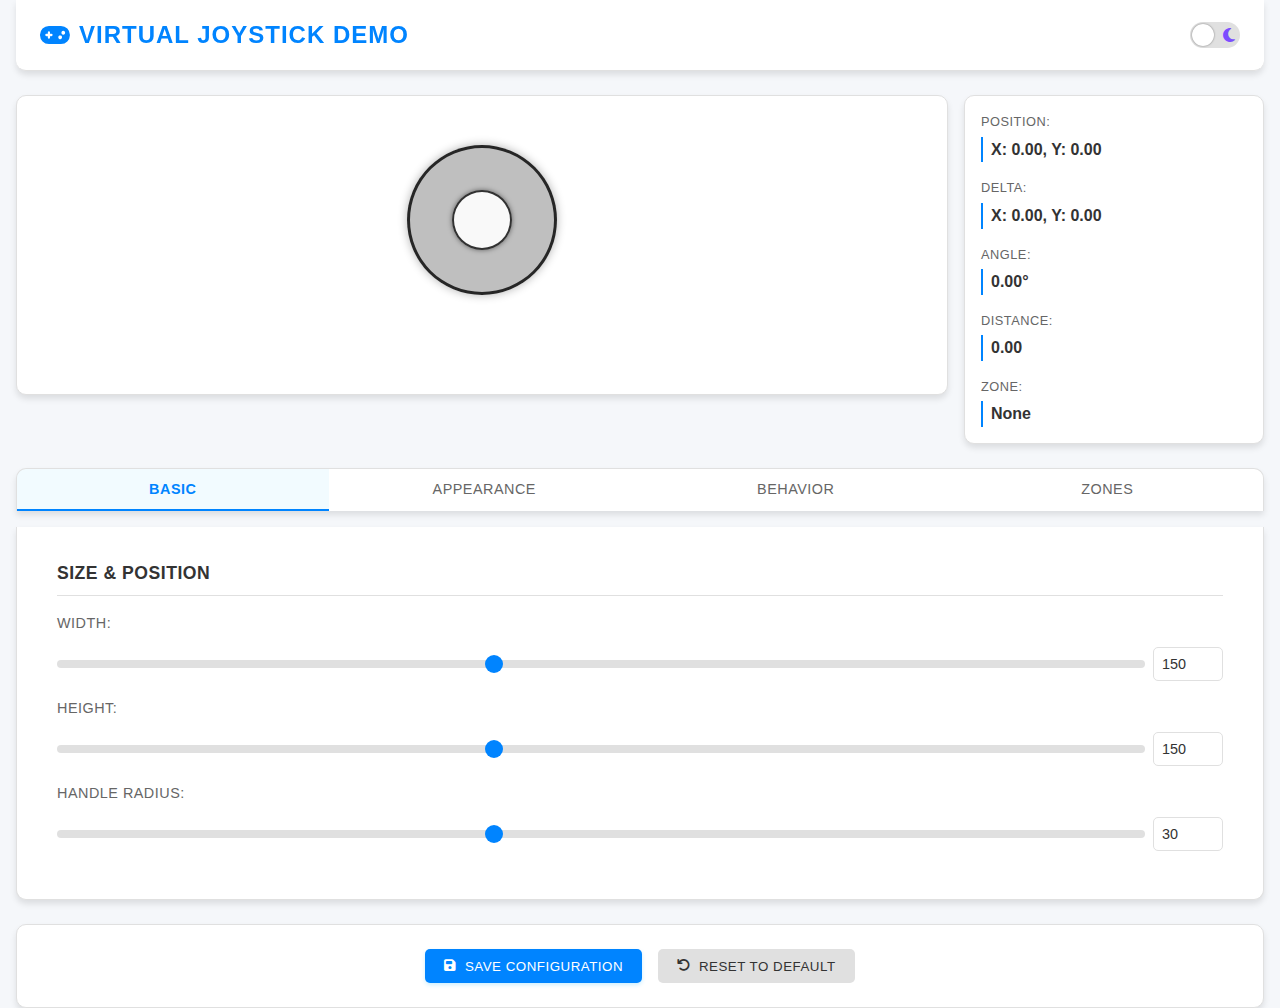
<file: index.html>
<!DOCTYPE html>
<html lang="en">
<head>
    <meta charset="UTF-8">
    <meta name="viewport" content="width=device-width, initial-scale=1.0">
    <title>Virtual Joystick Demo</title>
    <link rel="stylesheet" href="https://cdnjs.cloudflare.com/ajax/libs/font-awesome/6.4.0/css/all.min.css">
    <link rel="stylesheet" href="style.css">
</head>
<body>
    <div class="app-container">
        <header>
            <h1><i class="fas fa-gamepad"></i> Virtual Joystick Demo</h1>
            <div class="theme-toggle">
                <input type="checkbox" id="theme-switch" class="theme-switch">
                <label for="theme-switch" class="theme-label">
                    <i class="fas fa-sun"></i>
                    <i class="fas fa-moon"></i>
                    <div class="ball"></div>
                </label>
            </div>
        </header>

        <main>
            <div class="preview-section">
                <div class="joystick-wrapper">
                    <div id="joystick-container"></div>
                </div>
                <div class="output-display">
                    <div class="output-card">
                        <div class="output-group">
                            <span class="output-label">Position:</span>
                            <span class="output-value">X: <span id="positionX">0.00</span>, Y: <span id="positionY">0.00</span></span>
                        </div>
                        <div class="output-group">
                            <span class="output-label">Delta:</span>
                            <span class="output-value">X: <span id="deltaX">0.00</span>, Y: <span id="deltaY">0.00</span></span>
                        </div>
                        <div class="output-group">
                            <span class="output-label">Angle:</span>
                            <span class="output-value"><span id="angle">0.00</span>°</span>
                        </div>
                        <div class="output-group">
                            <span class="output-label">Distance:</span>
                            <span class="output-value"><span id="distance">0.00</span></span>
                        </div>
                        <div class="output-group">
                            <span class="output-label">Zone:</span>
                            <span class="output-value"><span id="currentZone">None</span></span>
                        </div>
                    </div>
                </div>
            </div>

            <div class="controls-section">
                <div class="controls-tabs">
                    <button class="tab-button active" data-tab="basic">Basic</button>
                    <button class="tab-button" data-tab="appearance">Appearance</button>
                    <button class="tab-button" data-tab="behavior">Behavior</button>
                    <button class="tab-button" data-tab="zones">Zones</button>
                </div>

                <div class="tab-content active" id="basic-tab">
                    <div class="control-card">
                        <h3>Size & Position</h3>
                        <div class="control-group">
                            <label for="width">Width:</label>
                            <div class="slider-container">
                                <input type="range" id="width-slider" min="50" max="300" value="150" class="slider">
                                <input type="number" id="width" value="150" min="50" max="300">
                            </div>
                        </div>
                        <div class="control-group">
                            <label for="height">Height:</label>
                            <div class="slider-container">
                                <input type="range" id="height-slider" min="50" max="300" value="150" class="slider">
                                <input type="number" id="height" value="150" min="50" max="300">
                            </div>
                        </div>
                        <div class="control-group">
                            <label for="handleRadius">Handle Radius:</label>
                            <div class="slider-container">
                                <input type="range" id="handleRadius-slider" min="10" max="60" value="30" class="slider">
                                <input type="number" id="handleRadius" value="30" min="10" max="60">
                            </div>
                        </div>
                    </div>
                </div>

                <div class="tab-content" id="appearance-tab">
                    <div class="control-card">
                        <h3>Colors & Shape</h3>
                        <div class="control-group">
                            <label for="color">Base Color:</label>
                            <div class="color-picker-container">
                                <input type="color" id="color" value="#808080">
                                <input type="text" id="color-text" value="#808080" class="color-text">
                            </div>
                        </div>
                        <div class="control-group">
                            <label for="handleColor">Handle Color:</label>
                            <div class="color-picker-container">
                                <input type="color" id="handleColor" value="#ffffff">
                                <input type="text" id="handleColor-text" value="#ffffff" class="color-text">
                            </div>
                        </div>
                        <div class="control-group">
                            <label for="shape">Shape:</label>
                            <div class="select-container">
                                <select id="shape">
                                    <option value="circle">Circle</option>
                                    <option value="square">Square</option>
                                </select>
                                <i class="fas fa-chevron-down"></i>
                            </div>
                        </div>
                    </div>
                </div>

                <div class="tab-content" id="behavior-tab">
                    <div class="control-card">
                        <h3>Joystick Behavior</h3>
                        <div class="control-group">
                            <label for="sensitivity">Sensitivity:</label>
                            <div class="slider-container">
                                <input type="range" id="sensitivity-slider" min="0.1" max="2" value="1" step="0.1" class="slider">
                                <input type="number" id="sensitivity" value="1" min="0.1" max="2" step="0.1">
                            </div>
                        </div>
                        <div class="control-group">
                            <label for="deadzone">Deadzone:</label>
                            <div class="slider-container">
                                <input type="range" id="deadzone-slider" min="0" max="1" value="0.1" step="0.05" class="slider">
                                <input type="number" id="deadzone" value="0.1" min="0" max="1" step="0.05">
                            </div>
                        </div>
                        <div class="control-group">
                            <label for="mode">Mode:</label>
                            <div class="select-container">
                                <select id="mode">
                                    <option value="dynamic">Dynamic</option>
                                    <option value="static">Static</option>
                                </select>
                                <i class="fas fa-chevron-down"></i>
                            </div>
                        </div>
                        <div class="control-group">
                            <label for="lockAxis">Lock Axis:</label>
                            <div class="select-container">
                                <select id="lockAxis">
                                    <option value="">None</option>
                                    <option value="x">X</option>
                                    <option value="y">Y</option>
                                </select>
                                <i class="fas fa-chevron-down"></i>
                            </div>
                        </div>
                        <div class="control-group checkbox-group">
                            <label for="boundaries">
                                <input type="checkbox" id="boundaries">
                                <span class="custom-checkbox"></span>
                                Enable Boundaries
                            </label>
                        </div>
                        <div class="control-group checkbox-group">
                            <label for="autoCenter">
                                <input type="checkbox" id="autoCenter" checked>
                                <span class="custom-checkbox"></span>
                                Auto Center
                            </label>
                        </div>
                        <div class="control-group checkbox-group">
                            <label for="vibration">
                                <input type="checkbox" id="vibration" checked>
                                <span class="custom-checkbox"></span>
                                Vibration <Feedbac></Feedbac>k
                            </label>
                        </div>
                    </div>
                </div>

                <div class="tab-content" id="zones-tab">
                    <div class="control-card">
                        <h3>Zones Configuration</h3>
                        <button id="addZone" class="btn-primary">
                            <i class="fas fa-plus"></i> Add New Zone
                        </button>
                        <div id="zone-settings" class="zones-container">
                            <!-- Zone settings will be added here -->
                        </div>
                    </div>
                </div>
            </div>
        </main>

        <footer>
            <div class="action-buttons">
                <button id="save-config" class="btn-primary">
                    <i class="fas fa-save"></i> Save Configuration
                </button>
                <button id="reset-config" class="btn-secondary">
                    <i class="fas fa-undo"></i> Reset to Default
                </button>
            </div>
        </footer>
    </div>

    <div id="toast-container" class="toast-container"></div>
    
    <script type="module" src="script.js"></script>
</body>
</html>
</file>
<file: style.css>
:root {
    --bg-color: #f5f7fa;
    --card-bg: #ffffff;
    --text-color: #333333;
    --text-secondary: #666666;
    --border-color: #e0e0e0;
    --primary-color: #0084ff;
    --primary-color-darker: #006bcc;
    --secondary-color: #00e676;
    --accent-color: #7c4dff;
    --error-color: #ff3d00;
    --disabled-color: #bdc3c7;
    --shadow: 0 4px 6px rgba(0, 0, 0, 0.1);
    --input-bg: #ffffff;
    --hover-color: #f0f0f0;
    --transition-duration: 0.2s;
}

[data-theme="dark"] {
    --bg-color: #000000;
    --card-bg: #0a0a0a;
    --text-color: #e0e0e0;
    --text-secondary: #9e9e9e;
    --border-color: #222222;
    --primary-color: #00b0ff;
    --primary-color-darker: #0088cc;
    --secondary-color: #00e676;
    --accent-color: #7c4dff;
    --error-color: #ff3d00;
    --disabled-color: #616161;
    --shadow: 0 4px 8px rgba(0, 0, 0, 0.5);
    --input-bg: #121212;
    --hover-color: #1a1a1a;
}

* {
    margin: 0;
    padding: 0;
    box-sizing: border-box;
}

html, body {
    height: 100%;
    font-family: -apple-system, BlinkMacSystemFont, 'Segoe UI', Roboto, Oxygen, Ubuntu, Cantarell, 'Open Sans', 'Helvetica Neue', sans-serif;
    background-color: var(--bg-color);
    color: var(--text-color);
    transition: background-color var(--transition-duration), color var(--transition-duration);
}

body {
    line-height: 1.6;
}

.app-container {
    display: flex;
    flex-direction: column;
    min-height: 100vh;
    width: 100%;
    max-width: 1400px;
    margin: 0 auto;
    padding: 0 1rem;
}

header {
    background-color: var(--card-bg);
    padding: 1rem 1.5rem;
    box-shadow: var(--shadow);
    display: flex;
    justify-content: space-between;
    align-items: center;
    position: sticky;
    top: 0;
    z-index: 100;
    margin-bottom: 1.5rem;
    border-bottom: 1px solid var(--border-color);
    border-radius: 0 0 10px 10px;
}

header h1 {
    font-size: 1.5rem;
    font-weight: 600;
    color: var(--primary-color);
    display: flex;
    align-items: center;
    gap: 0.5rem;
    text-transform: uppercase;
    letter-spacing: 1px;
}

.theme-toggle {
    display: flex;
    align-items: center;
}

.theme-switch {
    opacity: 0;
    position: absolute;
}

.theme-label {
    display: flex;
    align-items: center;
    justify-content: space-between;
    cursor: pointer;
    width: 50px;
    height: 26px;
    background-color: var(--border-color);
    border-radius: 100px;
    position: relative;
    padding: 5px;
}

.theme-label .ball {
    position: absolute;
    width: 22px;
    height: 22px;
    background-color: var(--card-bg);
    border-radius: 50%;
    transition: transform var(--transition-duration);
    left: 2px;
    box-shadow: 0 0 2px rgba(0, 0, 0, 0.5);
}

.theme-switch:checked + .theme-label .ball {
    transform: translateX(24px);
}

.fa-sun {
    color: #ffab40;
}

.fa-moon {
    color: #7c4dff;
}

main {
    flex: 1;
    display: flex;
    flex-direction: column;
    gap: 1.5rem;
    width: 100%;
}

.preview-section {
    display: flex;
    flex-direction: column;
    gap: 1rem;
}

.joystick-wrapper {
    background-color: var(--card-bg);
    border-radius: 10px;
    box-shadow: var(--shadow);
    display: flex;
    justify-content: center;
    align-items: center;
    min-height: 200px;
    padding: 1rem;
    border: 1px solid var(--border-color);
}

#joystick-container {
    position: relative;
    width: 100%;
    max-width: 300px;
    height: auto;
    aspect-ratio: 1 / 1;
    min-height: 200px;
}

.output-display {
    background-color: var(--card-bg);
    border-radius: 10px;
    padding: 1rem;
    box-shadow: var(--shadow);
    width: 100%;
    border: 1px solid var(--border-color);
}

.output-card {
    display: grid;
    grid-template-columns: repeat(auto-fit, minmax(140px, 1fr));
    gap: 1rem;
}

.output-group {
    display: flex;
    flex-direction: column;
    gap: 0.25rem;
}

.output-label {
    font-size: 0.8rem;
    color: var(--text-secondary);
    font-weight: 500;
    text-transform: uppercase;
    letter-spacing: 0.5px;
}

.output-value {
    font-size: 1rem;
    font-weight: 600;
    color: var(--text-color);
    word-break: break-word;
    border-left: 2px solid var(--primary-color);
    padding-left: 0.5rem;
}

.controls-section {
    display: flex;
    flex-direction: column;
    gap: 1rem;
}

.controls-tabs {
    display: flex;
    background-color: var(--card-bg);
    border-radius: 10px 10px 0 0;
    overflow: hidden;
    box-shadow: var(--shadow);
    border: 1px solid var(--border-color);
    border-bottom: none;
}

.tab-button {
    flex: 1;
    padding: 0.75rem 1rem;
    background-color: transparent;
    border: none;
    color: var(--text-secondary);
    font-weight: 500;
    cursor: pointer;
    transition: color var(--transition-duration), border-bottom-color var(--transition-duration), background-color var(--transition-duration);
    border-bottom: 2px solid transparent;
    text-align: center;
    text-transform: uppercase;
    letter-spacing: 0.5px;
    font-size: 0.9rem;
}

.tab-button:hover {
    background-color: var(--hover-color);
    color: var(--primary-color-darker);
}

.tab-button.active {
    color: var(--primary-color);
    border-bottom-color: var(--primary-color);
    font-weight: 700;
    background-color: rgba(0, 176, 255, 0.05);
}

.tab-content {
    display: none;
    background-color: var(--card-bg);
    border-radius: 0 0 10px 10px;
    box-shadow: var(--shadow);
    padding: 1rem;
    border: 1px solid var(--border-color);
    border-top: none;
}

.tab-content.active {
    display: block;
}

.control-card {
    padding: 1rem 1.5rem;
    border-radius: 8px;
}

.control-card h3 {
    margin-bottom: 1rem;
    font-size: 1.1rem;
    color: var(--text-color);
    border-bottom: 1px solid var(--border-color);
    padding-bottom: 0.5rem;
    text-transform: uppercase;
    letter-spacing: 0.5px;
}

.control-group {
    display: flex;
    flex-direction: column;
    gap: 0.5rem;
    margin-bottom: 1rem;
}

.control-group label {
    font-size: 0.9rem;
    color: var(--text-secondary);
    margin-bottom: 0.25rem;
    display: block;
    text-transform: uppercase;
    letter-spacing: 0.5px;
}

.slider-container {
    display: flex;
    gap: 0.5rem;
    align-items: center;
}

.slider {
    flex: 1;
    appearance: none;
    height: 8px;
    background-color: var(--border-color);
    border-radius: 4px;
    outline: none;
    transition: background-color var(--transition-duration);
}

.slider:hover {
    background-color: var(--text-secondary);
}

.slider::-webkit-slider-thumb {
    appearance: none;
    width: 18px;
    height: 18px;
    border-radius: 50%;
    background-color: var(--primary-color);
    cursor: pointer;
    transition: background-color var(--transition-duration), transform var(--transition-duration);
}

.slider::-webkit-slider-thumb:hover,
.slider::-webkit-slider-thumb:active {
    background-color: var(--primary-color-darker);
    transform: scale(1.1);
}

.slider::-moz-range-thumb {
    width: 18px;
    height: 18px;
    border-radius: 50%;
    background-color: var(--primary-color);
    cursor: pointer;
    border: none;
    transition: background-color var(--transition-duration), transform var(--transition-duration);
}

.slider::-moz-range-thumb:hover,
.slider::-moz-range-thumb:active {
    background-color: var(--primary-color-darker);
    transform: scale(1.1);
}

input[type="number"] {
    width: 70px;
    padding: 0.5rem;
    border: 1px solid var(--border-color);
    border-radius: 5px;
    background-color: var(--input-bg);
    color: var(--text-color);
    font-size: 0.9rem;
    transition: border-color var(--transition-duration), box-shadow var(--transition-duration);
}

input[type="number"]:focus {
    border-color: var(--primary-color);
    box-shadow: 0 0 0 2px rgba(0, 176, 255, 0.2);
    outline: none;
}

.color-picker-container {
    display: flex;
    gap: 0.5rem;
    align-items: center;
}

input[type="color"] {
    -webkit-appearance: none;
    -moz-appearance: none;
    appearance: none;
    width: 40px;
    height: 40px;
    border: 1px solid var(--border-color);
    border-radius: 5px;
    background-color: var(--input-bg);
    cursor: pointer;
    padding: 2px;
    transition: border-color var(--transition-duration), box-shadow var(--transition-duration);
}

input[type="color"]::-webkit-color-swatch-wrapper {
    padding: 0;
}
input[type="color"]::-webkit-color-swatch {
    border: none;
    border-radius: 4px;
}
input[type="color"]::-moz-color-swatch-wrapper {
    padding: 0;
}
input[type="color"]::-moz-color-swatch {
    border: none;
    border-radius: 4px;
}

input[type="color"]:focus {
    border-color: var(--primary-color);
    box-shadow: 0 0 0 2px rgba(0, 176, 255, 0.2);
    outline: none;
}

.color-text {
    flex: 1;
    padding: 0.5rem;
    border: 1px solid var(--border-color);
    border-radius: 5px;
    background-color: var(--input-bg);
    color: var(--text-color);
    font-size: 0.9rem;
    transition: border-color var(--transition-duration), box-shadow var(--transition-duration);
}

.color-text:focus {
    border-color: var(--primary-color);
    box-shadow: 0 0 0 2px rgba(0, 176, 255, 0.2);
    outline: none;
}

.select-container {
    position: relative;
}

select {
    width: 100%;
    padding: 0.5rem;
    border: 1px solid var(--border-color);
    border-radius: 5px;
    background-color: var(--input-bg);
    color: var(--text-color);
    font-size: 0.9rem;
    appearance: none;
    padding-right: 2rem;
    cursor: pointer;
    transition: border-color var(--transition-duration), box-shadow var(--transition-duration);
}

select:focus {
    border-color: var(--primary-color);
    box-shadow: 0 0 0 2px rgba(0, 176, 255, 0.2);
    outline: none;
}

.select-container i {
    position: absolute;
    right: 0.75rem;
    top: 50%;
    transform: translateY(-50%);
    pointer-events: none;
    color: var(--text-secondary);
}

.checkbox-group {
    flex-direction: row;
    align-items: center;
    gap: 0.5rem;
    margin-bottom: 0.75rem;
}

.checkbox-group label {
    display: flex;
    align-items: center;
    gap: 0.5rem;
    cursor: pointer;
    color: var(--text-color);
    font-size: 0.9rem;
}

input[type="checkbox"] {
    opacity: 0;
    position: absolute;
}

.custom-checkbox {
    width: 18px;
    height: 18px;
    border: 1px solid var(--border-color);
    border-radius: 3px;
    display: inline-block;
    position: relative;
    background-color: var(--input-bg);
    transition: border-color var(--transition-duration), background-color var(--transition-duration);
}

.custom-checkbox:hover {
    border-color: var(--text-secondary);
}

input[type="checkbox"]:focus + .custom-checkbox {
    border-color: var(--primary-color);
    box-shadow: 0 0 0 2px rgba(0, 176, 255, 0.2);
}

input[type="checkbox"]:checked + .custom-checkbox {
    background-color: var(--primary-color);
    border-color: var(--primary-color);
}

input[type="checkbox"]:checked + .custom-checkbox::after {
    content: '\f00c';
    font-family: 'Font Awesome 5 Free';
    font-weight: 900;
    position: absolute;
    top: 50%;
    left: 50%;
    transform: translate(-50%, -50%);
    color: white;
    font-size: 0.8rem;
}

.zones-container {
    margin-top: 1rem;
    display: flex;
    flex-direction: column;
    gap: 0.75rem;
}

.zone-setting {
    background-color: var(--card-bg);
    border-radius: 8px;
    padding: 1rem;
    border: 1px solid var(--border-color);
    transition: border-color var(--transition-duration), box-shadow var(--transition-duration);
}

.zone-setting:hover {
    border-color: var(--primary-color);
    box-shadow: var(--shadow);
}

.zone-setting h3 {
    margin-bottom: 0.75rem;
    font-size: 1rem;
    color: var(--text-color);
    border-bottom: 1px solid var(--border-color);
    padding-bottom: 0.3rem;
    text-transform: uppercase;
    letter-spacing: 0.5px;
}

.zone-setting .control-group {
    margin-bottom: 0.75rem;
}

.zone-setting button {
    margin-top: 0.5rem;
}

.btn-primary, .btn-secondary {
    padding: 0.6rem 1.2rem;
    border: none;
    border-radius: 5px;
    font-weight: 500;
    cursor: pointer;
    display: flex;
    align-items: center;
    justify-content: center;
    gap: 0.5rem;
    transition: background-color var(--transition-duration), color var(--transition-duration), filter var(--transition-duration);
    text-align: center;
    white-space: nowrap;
    text-transform: uppercase;
    letter-spacing: 0.5px;
}

.btn-primary {
    background-color: var(--primary-color);
    color: white;
    box-shadow: 0 2px 4px rgba(0, 176, 255, 0.2);
}

.btn-primary:hover {
    background-color: var(--primary-color-darker);
    filter: brightness(1.05);
    box-shadow: 0 4px 8px rgba(0, 176, 255, 0.3);
}

.btn-primary:active {
    filter: brightness(0.95);
    box-shadow: 0 1px 2px rgba(0, 176, 255, 0.2);
}

.btn-secondary {
    background-color: var(--border-color);
    color: var(--text-color);
}

.btn-secondary:hover {
    background-color: var(--text-secondary);
    color: var(--card-bg);
}

.btn-secondary:active {
    filter: brightness(0.95);
}

footer {
    background-color: var(--card-bg);
    padding: 1.5rem;
    box-shadow: var(--shadow);
    margin-top: 1.5rem;
    border-radius: 10px;
    border: 1px solid var(--border-color);
}

.action-buttons {
    display: flex;
    justify-content: center;
    gap: 1rem;
    flex-wrap: wrap;
}

.toast-container {
    position: fixed;
    bottom: 1rem;
    right: 1rem;
    display: flex;
    flex-direction: column;
    gap: 0.5rem;
    z-index: 1000;
    pointer-events: none;
}

.toast {
    padding: 0.75rem 1rem;
    border-radius: 5px;
    background-color: var(--card-bg);
    color: var(--text-color);
    box-shadow: var(--shadow);
    display: flex;
    align-items: center;
    gap: 0.5rem;
    animation: slideIn var(--transition-duration) ease forwards;
    pointer-events: auto;
    cursor: pointer;
    transition: opacity var(--transition-duration);
    border: 1px solid var(--border-color);
}

.toast:hover {
    opacity: 0.9;
}

.toast.success {
    border-left: 4px solid var(--secondary-color);
}

.toast.error {
    border-left: 4px solid var(--error-color);
}

@keyframes slideIn {
    from {
        transform: translateX(100%);
        opacity: 0;
    }
    to {
        transform: translateX(0);
        opacity: 1;
    }
}

@media (min-width: 768px) {
    .preview-section {
        flex-direction: row;
        align-items: flex-start;
    }

    .joystick-wrapper {
        flex: 1;
        min-height: 300px;
    }

    .output-display {
        width: 300px;
        min-width: 300px;
    }

    .output-card {
        grid-template-columns: 1fr;
    }
}

@media (max-width: 767px) {
    header {
        padding: 0.75rem 1rem;
    }

    header h1 {
        font-size: 1.3rem;
    }

    .controls-tabs {
        flex-wrap: wrap;
    }

    .tab-button {
        flex-basis: 50%;
        padding: 0.6rem;
        font-size: 0.9rem;
    }

    .preview-section {
        flex-direction: column;
    }

    .joystick-wrapper {
        min-height: 250px;
    }

    .output-display {
        width: 100%;
    }

    .action-buttons {
        flex-direction: column;
        gap: 0.75rem;
    }

    .control-card {
        padding: 0.75rem 1rem;
    }

    .control-group label {
        font-size: 0.85rem;
    }

    input[type="number"],
    select,
    .color-text {
        font-size: 0.85rem;
        padding: 0.4rem;
    }

    .btn-primary, .btn-secondary {
        font-size: 0.9rem;
        padding: 0.5rem 1rem;
    }

    .zone-setting {
        padding: 0.8rem;
    }

    .zone-setting h3 {
        font-size: 0.95rem;
    }
}
</file>
